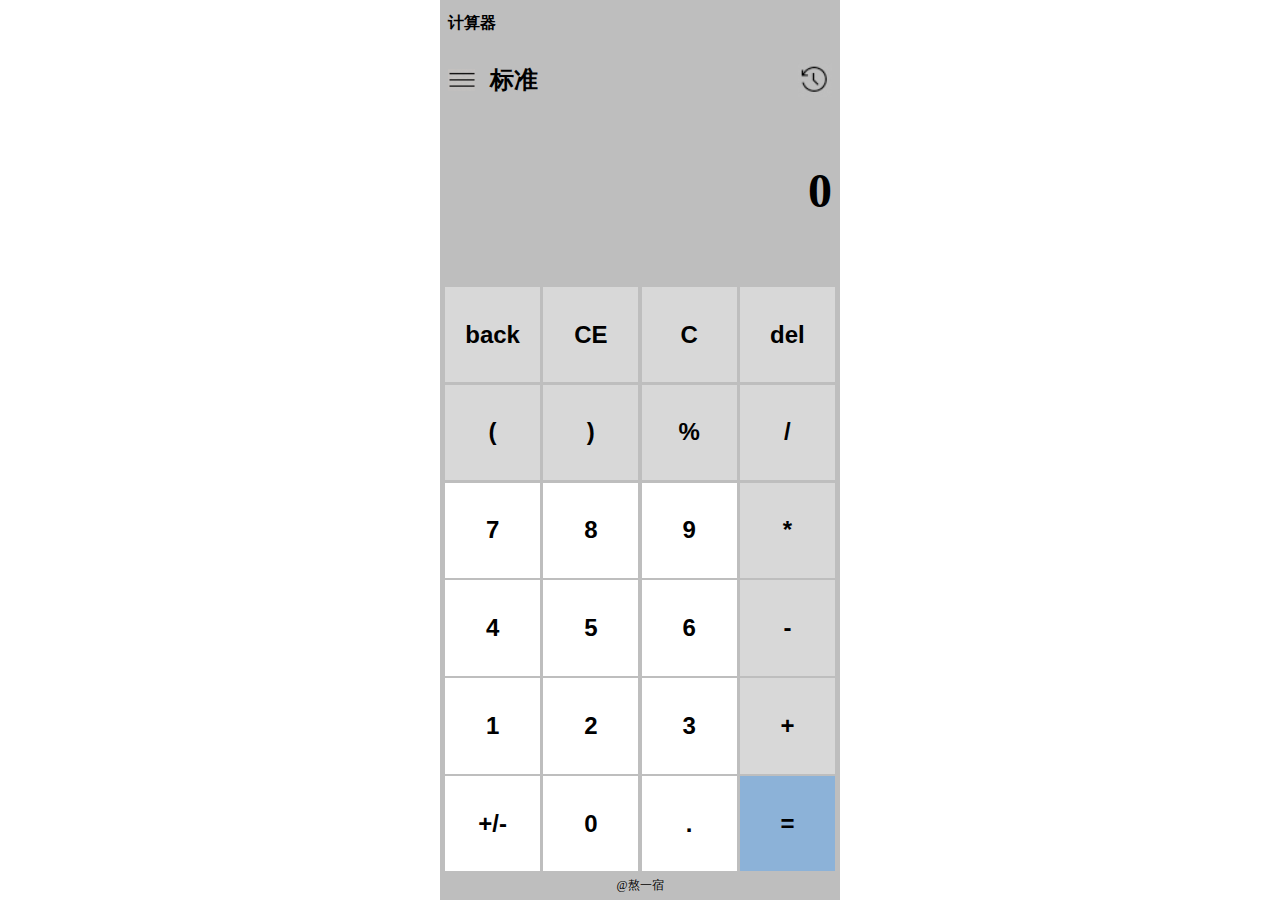
<file: index.html>
<!DOCTYPE html>
<html lang="en">

<head>
    <meta charset="UTF-8">
    <meta name="viewport" content="width=device-width, initial-scale=1.0">
    <title>windows栈式计算器</title>
    <link href="./index.css" rel="styleSheet" type="text/css">
</head>

<body>
    <div class="title">
        <span>计算器</span>
        <!-- <span class="screenFunc">
            <span class="min">一</span>
            <span class="max">口</span>
            <span class="close">X</span>
        </span> -->
    </div>
    <div class="func">
        <span class="lFunc">
            <button class="funcBtn">
            </button>
            <span class="funcName">标准</span>
        </span>
        <button class="history">

        </button>
    </div>
    <div class="show">
        <div class="showFormula"></div>
        <div class="showResult"></div>
    </div>
    <div class="btn">
        <button class="sym">back</button>
        <button class="b1">CE</button>
        <button class="b1">C</button>
        <button class="b1">del</button>
        <button class="sym">(</button>
        <button class="sym">)</button>
        <button class="sym">%</button>
        <button class="sym">/</button>
        <button class="num">7</button>
        <button class="num">8</button>
        <button class="num">9</button>
        <button class="sym">*</button>
        <button class="num">4</button>
        <button class="num">5</button>
        <button class="num">6</button>
        <button class="b1">-</button>
        <button class="num">1</button>
        <button class="num">2</button>
        <button class="num">3</button>
        <button class="sym">+</button>
        <button class="num sym">+/-</button>
        <button class="num">0</button>
        <button class="num sym">.</button>
        <button class="equ">=</button>
    </div>
    <footer>
        @熬一宿
    </footer>
</body>
<script src="./index.js"></script>

</html>
</file>
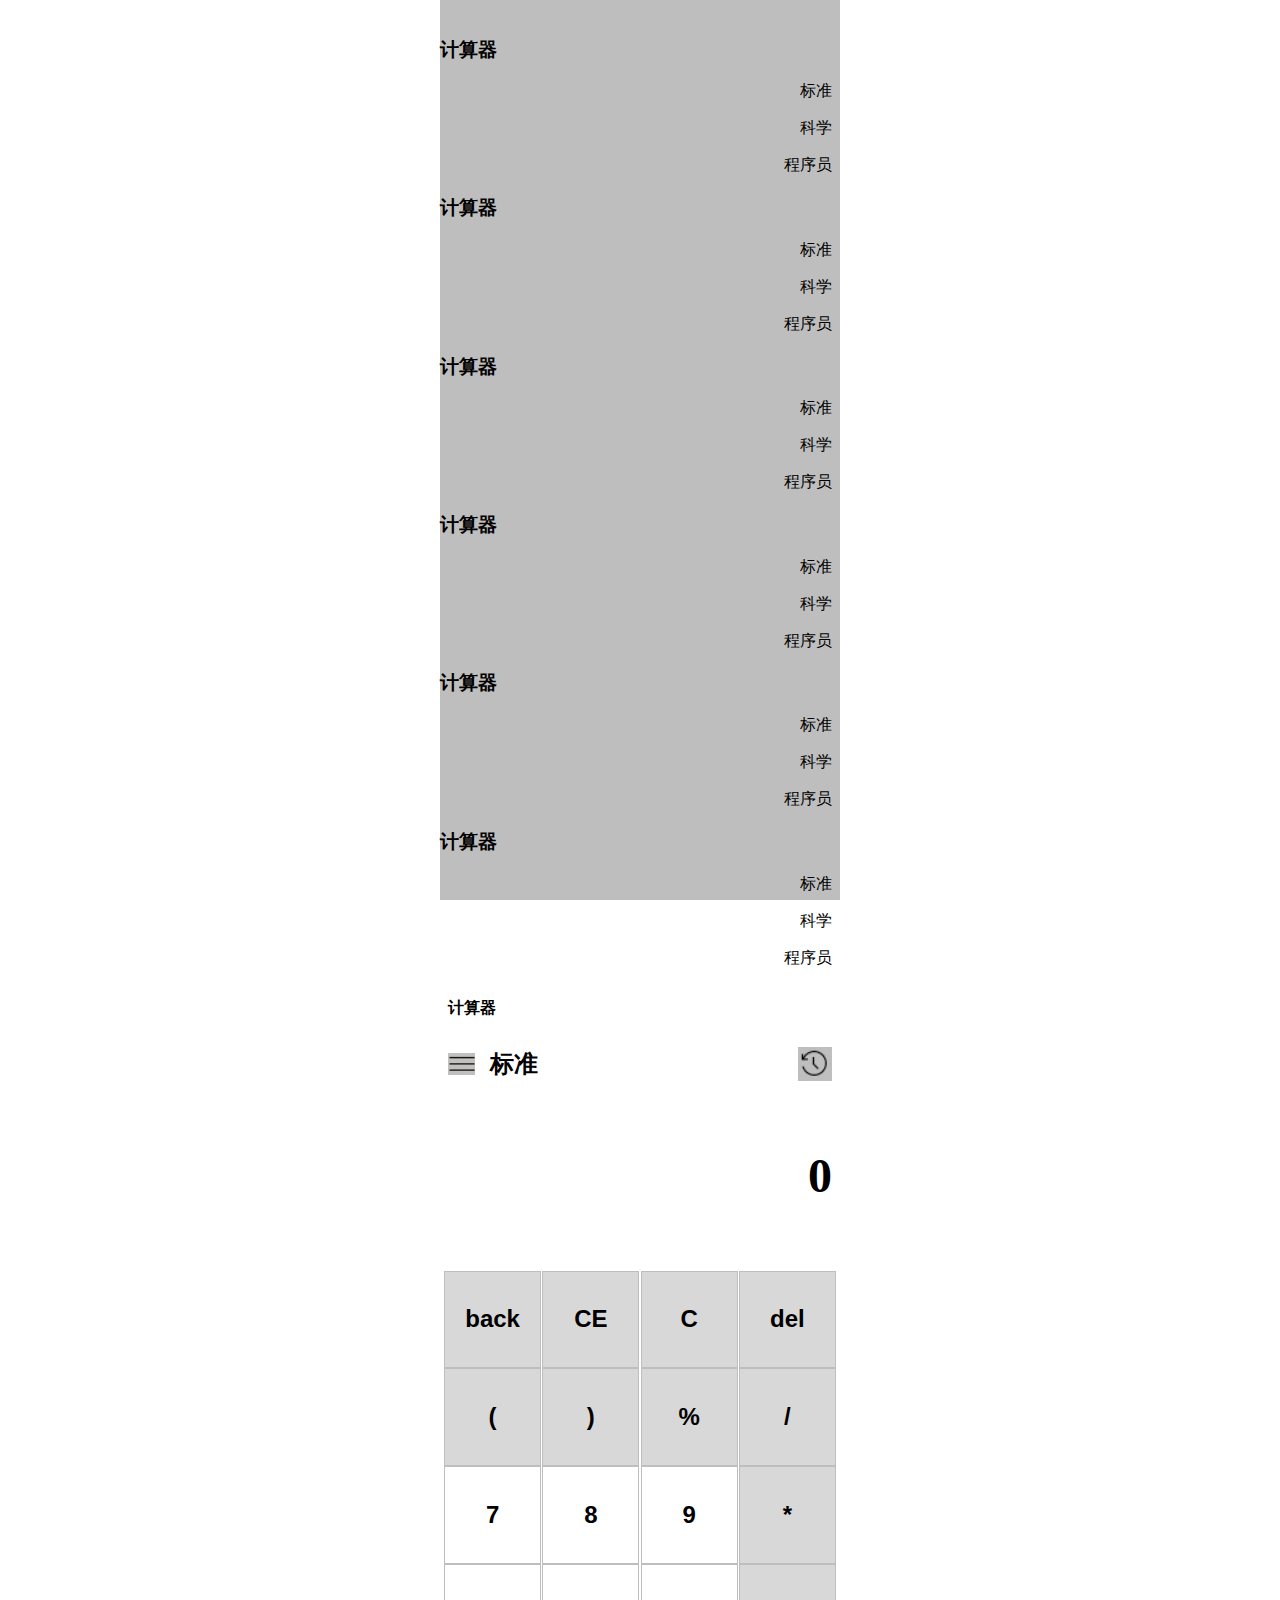
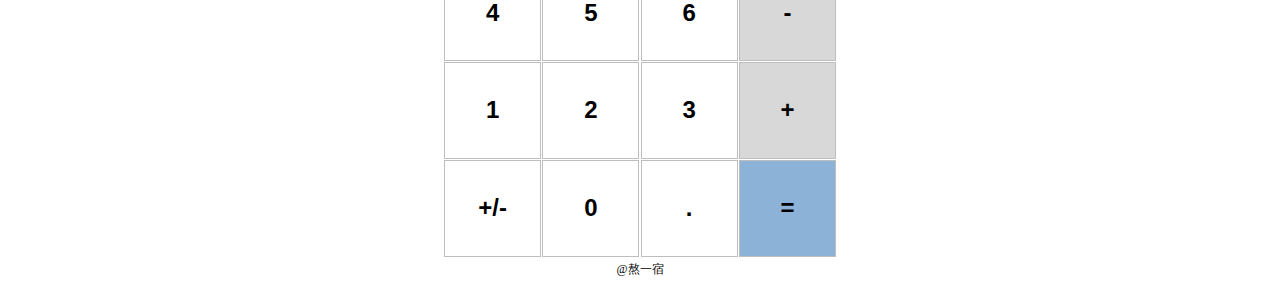
<file: codeCalc.html>
<!DOCTYPE html>
<html lang="en">

<head>
    <meta charset="UTF-8">
    <meta name="viewport" content="width=device-width, initial-scale=1.0">
    <title>windows栈式计算器</title>
    <link href="./index.css" rel="styleSheet" type="text/css">
</head>

<body>
    <div class="mask">
        <div class="historyBox">
            <div class="historyList">
            </div>
            <span class="iconfont clearBox">&#xe636;</span>
        </div>
        <div class="cates">
            <h3>计算器</h3>
            <div class="show" data-cates="0">
                <p >标准</p>
            </div>
            <div class="show " data-cates="1">
                <p >科学</p>
            </div>
            <div class="show actived" data-cates="2">
                <p >程序员</p>
            </div>
            <h3>计算器</h3>
            <div class="show" data-cates="0">
                <p >标准</p>
            </div>
            <div class="show" data-cates="1">
                <p >科学</p>
            </div>
            <div class="show" data-cates="2">
                <p >程序员</p>
            </div>
            <h3>计算器</h3>
            <div class="show" data-cates="0">
                <p >标准</p>
            </div>
            <div class="show" data-cates="1">
                <p >科学</p>
            </div>
            <div class="show" data-cates="2">
                <p >程序员</p>
            </div>
            <h3>计算器</h3>
            <div class="show" data-cates="0">
                <p >标准</p>
            </div>
            <div class="show" data-cates="1">
                <p >科学</p>
            </div>
            <div class="show" data-cates="2">
                <p >程序员</p>
            </div>
            <h3>计算器</h3>
            <div class="show" data-cates="0">
                <p >标准</p>
            </div>
            <div class="show" data-cates="1">
                <p >科学</p>
            </div>
            <div class="show" data-cates="2">
                <p >程序员</p>
            </div>
            <h3>计算器</h3>
            <div class="show" data-cates="0">
                <p >标准</p>
            </div>
            <div class="show" data-cates="1">
                <p >科学</p>
            </div>
            <div class="show" data-cates="2">
                <p >程序员</p>
            </div>
        </div>
    </div>
    <div class="title">
        <span>计算器</span>
    </div>
    <div class="func">
        <span class="lFunc">
            <span class="iconfont funcBtn">&#xe60b;</span>
            <span class="funcName">标准</span>
        </span>
        <span class="iconfont history">&#xe607;</span>
    </div>
    <div class="show">
        <div class="showFormula sF"></div>
        <div class="showResult sR"></div>
    </div>
    <div class="btn">
        <button class="sym">back</button>
        <button class="b1">CE</button>
        <button class="b1">C</button>
        <button class="b1">del</button>
        <button class="sym">(</button>
        <button class="sym">)</button>
        <button class="sym">%</button>
        <button class="sym">/</button>
        <button class="num">7</button>
        <button class="num">8</button>
        <button class="num">9</button>
        <button class="sym">*</button>
        <button class="num">4</button>
        <button class="num">5</button>
        <button class="num">6</button>
        <button class="b1">-</button>
        <button class="num">1</button>
        <button class="num">2</button>
        <button class="num">3</button>
        <button class="sym">+</button>
        <button class="num sym">+/-</button>
        <button class="num">0</button>
        <button class="num sym">.</button>
        <button class="equ">=</button>
    </div>
    <footer>
        @熬一宿
    </footer>
</body>
<script src="./index.js"></script>

</html>
</file>
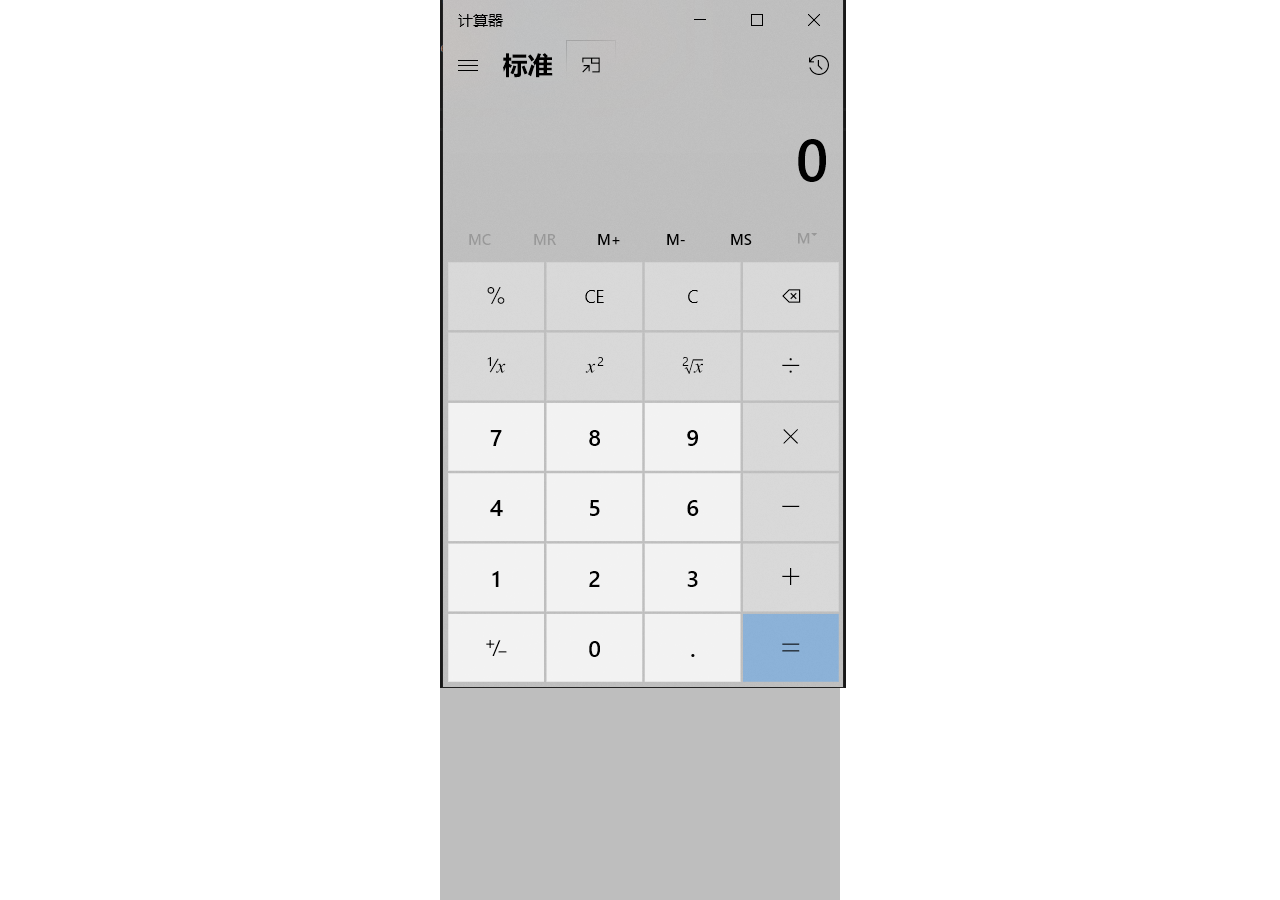
<file: index - 複製.html>
<!DOCTYPE html>
<html lang="en">
<head>
    <meta charset="UTF-8">
    <meta name="viewport" content="width=device-width, initial-scale=1.0">
    <title>windows栈式计算器</title>
    <link href="./index.css" rel="styleSheet" type="text/css">
</head>
<body>
    <img src="UI.PNG">
</body>
<script src="./index.js"></script>
</html>
</file>
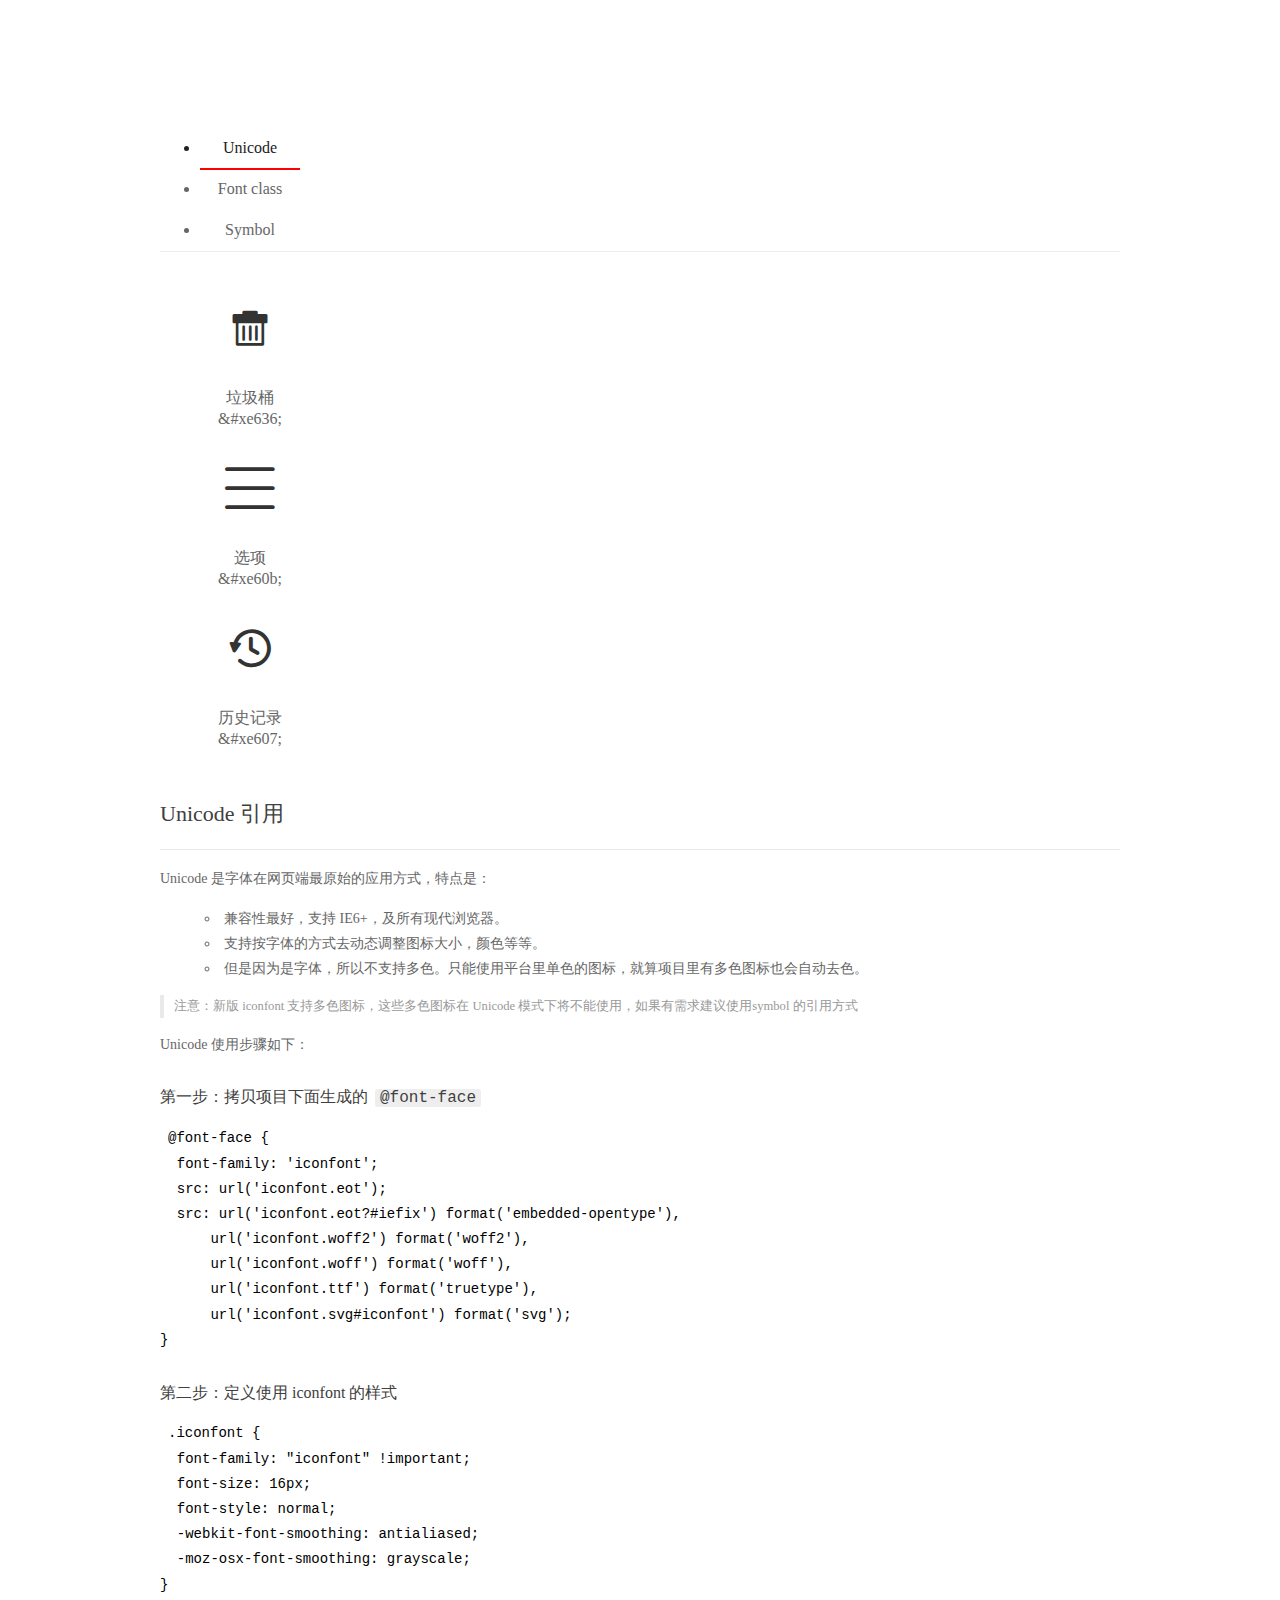
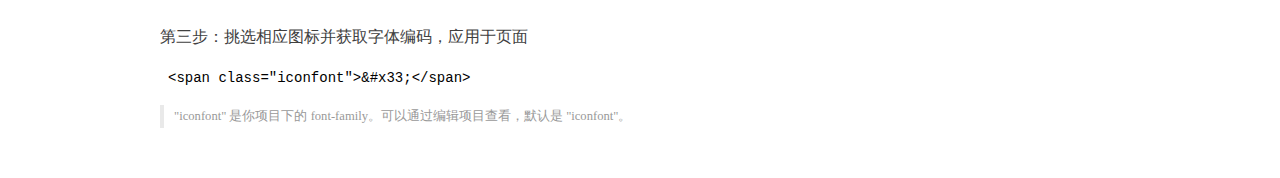
<file: font-icon/demo_index.html>
<!DOCTYPE html>
<html>
<head>
  <meta charset="utf-8"/>
  <title>IconFont Demo</title>
  <link rel="shortcut icon" href="https://img.alicdn.com/tps/i4/TB1_oz6GVXXXXaFXpXXJDFnIXXX-64-64.ico" type="image/x-icon"/>
  <link rel="stylesheet" href="https://g.alicdn.com/thx/cube/1.3.2/cube.min.css">
  <link rel="stylesheet" href="demo.css">
  <link rel="stylesheet" href="iconfont.css">
  <script src="iconfont.js"></script>
  <!-- jQuery -->
  <script src="https://a1.alicdn.com/oss/uploads/2018/12/26/7bfddb60-08e8-11e9-9b04-53e73bb6408b.js"></script>
  <!-- 代码高亮 -->
  <script src="https://a1.alicdn.com/oss/uploads/2018/12/26/a3f714d0-08e6-11e9-8a15-ebf944d7534c.js"></script>
</head>
<body>
  <div class="main">
    <h1 class="logo"><a href="https://www.iconfont.cn/" title="iconfont 首页" target="_blank">&#xe86b;</a></h1>
    <div class="nav-tabs">
      <ul id="tabs" class="dib-box">
        <li class="dib active"><span>Unicode</span></li>
        <li class="dib"><span>Font class</span></li>
        <li class="dib"><span>Symbol</span></li>
      </ul>
      
    </div>
    <div class="tab-container">
      <div class="content unicode" style="display: block;">
          <ul class="icon_lists dib-box">
          
            <li class="dib">
              <span class="icon iconfont">&#xe636;</span>
                <div class="name">垃圾桶</div>
                <div class="code-name">&amp;#xe636;</div>
              </li>
          
            <li class="dib">
              <span class="icon iconfont">&#xe60b;</span>
                <div class="name">选项</div>
                <div class="code-name">&amp;#xe60b;</div>
              </li>
          
            <li class="dib">
              <span class="icon iconfont">&#xe607;</span>
                <div class="name">历史记录</div>
                <div class="code-name">&amp;#xe607;</div>
              </li>
          
          </ul>
          <div class="article markdown">
          <h2 id="unicode-">Unicode 引用</h2>
          <hr>

          <p>Unicode 是字体在网页端最原始的应用方式，特点是：</p>
          <ul>
            <li>兼容性最好，支持 IE6+，及所有现代浏览器。</li>
            <li>支持按字体的方式去动态调整图标大小，颜色等等。</li>
            <li>但是因为是字体，所以不支持多色。只能使用平台里单色的图标，就算项目里有多色图标也会自动去色。</li>
          </ul>
          <blockquote>
            <p>注意：新版 iconfont 支持多色图标，这些多色图标在 Unicode 模式下将不能使用，如果有需求建议使用symbol 的引用方式</p>
          </blockquote>
          <p>Unicode 使用步骤如下：</p>
          <h3 id="-font-face">第一步：拷贝项目下面生成的 <code>@font-face</code></h3>
<pre><code class="language-css"
>@font-face {
  font-family: 'iconfont';
  src: url('iconfont.eot');
  src: url('iconfont.eot?#iefix') format('embedded-opentype'),
      url('iconfont.woff2') format('woff2'),
      url('iconfont.woff') format('woff'),
      url('iconfont.ttf') format('truetype'),
      url('iconfont.svg#iconfont') format('svg');
}
</code></pre>
          <h3 id="-iconfont-">第二步：定义使用 iconfont 的样式</h3>
<pre><code class="language-css"
>.iconfont {
  font-family: "iconfont" !important;
  font-size: 16px;
  font-style: normal;
  -webkit-font-smoothing: antialiased;
  -moz-osx-font-smoothing: grayscale;
}
</code></pre>
          <h3 id="-">第三步：挑选相应图标并获取字体编码，应用于页面</h3>
<pre>
<code class="language-html"
>&lt;span class="iconfont"&gt;&amp;#x33;&lt;/span&gt;
</code></pre>
          <blockquote>
            <p>"iconfont" 是你项目下的 font-family。可以通过编辑项目查看，默认是 "iconfont"。</p>
          </blockquote>
          </div>
      </div>
      <div class="content font-class">
        <ul class="icon_lists dib-box">
          
          <li class="dib">
            <span class="icon iconfont icon-lajitong"></span>
            <div class="name">
              垃圾桶
            </div>
            <div class="code-name">.icon-lajitong
            </div>
          </li>
          
          <li class="dib">
            <span class="icon iconfont icon-option"></span>
            <div class="name">
              选项
            </div>
            <div class="code-name">.icon-option
            </div>
          </li>
          
          <li class="dib">
            <span class="icon iconfont icon-lishijilu"></span>
            <div class="name">
              历史记录
            </div>
            <div class="code-name">.icon-lishijilu
            </div>
          </li>
          
        </ul>
        <div class="article markdown">
        <h2 id="font-class-">font-class 引用</h2>
        <hr>

        <p>font-class 是 Unicode 使用方式的一种变种，主要是解决 Unicode 书写不直观，语意不明确的问题。</p>
        <p>与 Unicode 使用方式相比，具有如下特点：</p>
        <ul>
          <li>兼容性良好，支持 IE8+，及所有现代浏览器。</li>
          <li>相比于 Unicode 语意明确，书写更直观。可以很容易分辨这个 icon 是什么。</li>
          <li>因为使用 class 来定义图标，所以当要替换图标时，只需要修改 class 里面的 Unicode 引用。</li>
          <li>不过因为本质上还是使用的字体，所以多色图标还是不支持的。</li>
        </ul>
        <p>使用步骤如下：</p>
        <h3 id="-fontclass-">第一步：引入项目下面生成的 fontclass 代码：</h3>
<pre><code class="language-html">&lt;link rel="stylesheet" href="./iconfont.css"&gt;
</code></pre>
        <h3 id="-">第二步：挑选相应图标并获取类名，应用于页面：</h3>
<pre><code class="language-html">&lt;span class="iconfont icon-xxx"&gt;&lt;/span&gt;
</code></pre>
        <blockquote>
          <p>"
            iconfont" 是你项目下的 font-family。可以通过编辑项目查看，默认是 "iconfont"。</p>
        </blockquote>
      </div>
      </div>
      <div class="content symbol">
          <ul class="icon_lists dib-box">
          
            <li class="dib">
                <svg class="icon svg-icon" aria-hidden="true">
                  <use xlink:href="#icon-lajitong"></use>
                </svg>
                <div class="name">垃圾桶</div>
                <div class="code-name">#icon-lajitong</div>
            </li>
          
            <li class="dib">
                <svg class="icon svg-icon" aria-hidden="true">
                  <use xlink:href="#icon-option"></use>
                </svg>
                <div class="name">选项</div>
                <div class="code-name">#icon-option</div>
            </li>
          
            <li class="dib">
                <svg class="icon svg-icon" aria-hidden="true">
                  <use xlink:href="#icon-lishijilu"></use>
                </svg>
                <div class="name">历史记录</div>
                <div class="code-name">#icon-lishijilu</div>
            </li>
          
          </ul>
          <div class="article markdown">
          <h2 id="symbol-">Symbol 引用</h2>
          <hr>

          <p>这是一种全新的使用方式，应该说这才是未来的主流，也是平台目前推荐的用法。相关介绍可以参考这篇<a href="">文章</a>
            这种用法其实是做了一个 SVG 的集合，与另外两种相比具有如下特点：</p>
          <ul>
            <li>支持多色图标了，不再受单色限制。</li>
            <li>通过一些技巧，支持像字体那样，通过 <code>font-size</code>, <code>color</code> 来调整样式。</li>
            <li>兼容性较差，支持 IE9+，及现代浏览器。</li>
            <li>浏览器渲染 SVG 的性能一般，还不如 png。</li>
          </ul>
          <p>使用步骤如下：</p>
          <h3 id="-symbol-">第一步：引入项目下面生成的 symbol 代码：</h3>
<pre><code class="language-html">&lt;script src="./iconfont.js"&gt;&lt;/script&gt;
</code></pre>
          <h3 id="-css-">第二步：加入通用 CSS 代码（引入一次就行）：</h3>
<pre><code class="language-html">&lt;style&gt;
.icon {
  width: 1em;
  height: 1em;
  vertical-align: -0.15em;
  fill: currentColor;
  overflow: hidden;
}
&lt;/style&gt;
</code></pre>
          <h3 id="-">第三步：挑选相应图标并获取类名，应用于页面：</h3>
<pre><code class="language-html">&lt;svg class="icon" aria-hidden="true"&gt;
  &lt;use xlink:href="#icon-xxx"&gt;&lt;/use&gt;
&lt;/svg&gt;
</code></pre>
          </div>
      </div>

    </div>
  </div>
  <script>
  $(document).ready(function () {
      $('.tab-container .content:first').show()

      $('#tabs li').click(function (e) {
        var tabContent = $('.tab-container .content')
        var index = $(this).index()

        if ($(this).hasClass('active')) {
          return
        } else {
          $('#tabs li').removeClass('active')
          $(this).addClass('active')

          tabContent.hide().eq(index).fadeIn()
        }
      })
    })
  </script>
</body>
</html>
</file>
<file: index.css>
body {
  max-width: 400px;
  height: 100vh;
  margin: 0 auto;
  background-color: #BEBEBE;
}
html {
  background-color: white;
}
@media screen and (max-width: 400px) {
  body {
    width: 100%;
  }
}
button {
  border: 0;
}
.title {
  height: 5.2173913%;
  padding: 0% 2%;
  display: flex;
  justify-content: space-between;
  align-items: center;
  font-weight: bold;
}
.title .screenFunc {
  display: flex;
  justify-content: space-between;
  width: 30%;
}
.func {
  height: 7.24637681%;
  padding: 0% 2%;
  display: flex;
  justify-content: space-between;
  align-items: center;
}
.func .lFunc {
  display: flex;
  align-items: center;
  height: 100%;
  width: 40%;
}
.func .lFunc .funcBtn {
  height: 22px;
  width: 27px;
  background: url(calcSelect.PNG);
  margin-right: 10%;
}
.func .lFunc .funcName {
  font-weight: bold;
  font-size: 1.5em;
}
.func .history {
  background: url(history.PNG);
  height: 34px;
  width: 34px;
}
.show {
  height: 18.84057971%;
  padding: 0% 2%;
  text-align: right;
}
.show .showFormula {
  height: 30%;
}
.show .showResult {
  height: 70%;
  font-size: 3em;
  font-weight: bold;
}
.btn {
  height: 65.2173913%;
  padding: 1% 1%;
  display: flex;
  justify-content: space-between;
  flex-wrap: wrap;
  align-items: center;
}
.btn button {
  background-color: #D8D8D8;
  height: 16.6%;
  border: 0.5px solid #BEBEBE;
  width: 24.8%;
  font-size: 1.5em;
  font-weight: bold;
}
.btn button :hover {
  background-color: #6b6b6b;
}
.btn .num {
  background-color: white;
}
.btn .equ {
  background-color: #8CB2D8;
}
.btn-click {
  background-color: #BEBEBE !important;
}
footer {
  height: 2.89855072%;
  font-size: 12px;
  text-align: center;
}
</file>
<file: font-icon/demo.css>
/* Logo 字体 */
@font-face {
  font-family: "iconfont logo";
  src: url('https://at.alicdn.com/t/font_985780_km7mi63cihi.eot?t=1545807318834');
  src: url('https://at.alicdn.com/t/font_985780_km7mi63cihi.eot?t=1545807318834#iefix') format('embedded-opentype'),
    url('https://at.alicdn.com/t/font_985780_km7mi63cihi.woff?t=1545807318834') format('woff'),
    url('https://at.alicdn.com/t/font_985780_km7mi63cihi.ttf?t=1545807318834') format('truetype'),
    url('https://at.alicdn.com/t/font_985780_km7mi63cihi.svg?t=1545807318834#iconfont') format('svg');
}

.logo {
  font-family: "iconfont logo";
  font-size: 160px;
  font-style: normal;
  -webkit-font-smoothing: antialiased;
  -moz-osx-font-smoothing: grayscale;
}

/* tabs */
.nav-tabs {
  position: relative;
}

.nav-tabs .nav-more {
  position: absolute;
  right: 0;
  bottom: 0;
  height: 42px;
  line-height: 42px;
  color: #666;
}

#tabs {
  border-bottom: 1px solid #eee;
}

#tabs li {
  cursor: pointer;
  width: 100px;
  height: 40px;
  line-height: 40px;
  text-align: center;
  font-size: 16px;
  border-bottom: 2px solid transparent;
  position: relative;
  z-index: 1;
  margin-bottom: -1px;
  color: #666;
}


#tabs .active {
  border-bottom-color: #f00;
  color: #222;
}

.tab-container .content {
  display: none;
}

/* 页面布局 */
.main {
  padding: 30px 100px;
  width: 960px;
  margin: 0 auto;
}

.main .logo {
  color: #333;
  text-align: left;
  margin-bottom: 30px;
  line-height: 1;
  height: 110px;
  margin-top: -50px;
  overflow: hidden;
  *zoom: 1;
}

.main .logo a {
  font-size: 160px;
  color: #333;
}

.helps {
  margin-top: 40px;
}

.helps pre {
  padding: 20px;
  margin: 10px 0;
  border: solid 1px #e7e1cd;
  background-color: #fffdef;
  overflow: auto;
}

.icon_lists {
  width: 100% !important;
  overflow: hidden;
  *zoom: 1;
}

.icon_lists li {
  width: 100px;
  margin-bottom: 10px;
  margin-right: 20px;
  text-align: center;
  list-style: none !important;
  cursor: default;
}

.icon_lists li .code-name {
  line-height: 1.2;
}

.icon_lists .icon {
  display: block;
  height: 100px;
  line-height: 100px;
  font-size: 42px;
  margin: 10px auto;
  color: #333;
  -webkit-transition: font-size 0.25s linear, width 0.25s linear;
  -moz-transition: font-size 0.25s linear, width 0.25s linear;
  transition: font-size 0.25s linear, width 0.25s linear;
}

.icon_lists .icon:hover {
  font-size: 100px;
}

.icon_lists .svg-icon {
  /* 通过设置 font-size 来改变图标大小 */
  width: 1em;
  /* 图标和文字相邻时，垂直对齐 */
  vertical-align: -0.15em;
  /* 通过设置 color 来改变 SVG 的颜色/fill */
  fill: currentColor;
  /* path 和 stroke 溢出 viewBox 部分在 IE 下会显示
      normalize.css 中也包含这行 */
  overflow: hidden;
}

.icon_lists li .name,
.icon_lists li .code-name {
  color: #666;
}

/* markdown 样式 */
.markdown {
  color: #666;
  font-size: 14px;
  line-height: 1.8;
}

.highlight {
  line-height: 1.5;
}

.markdown img {
  vertical-align: middle;
  max-width: 100%;
}

.markdown h1 {
  color: #404040;
  font-weight: 500;
  line-height: 40px;
  margin-bottom: 24px;
}

.markdown h2,
.markdown h3,
.markdown h4,
.markdown h5,
.markdown h6 {
  color: #404040;
  margin: 1.6em 0 0.6em 0;
  font-weight: 500;
  clear: both;
}

.markdown h1 {
  font-size: 28px;
}

.markdown h2 {
  font-size: 22px;
}

.markdown h3 {
  font-size: 16px;
}

.markdown h4 {
  font-size: 14px;
}

.markdown h5 {
  font-size: 12px;
}

.markdown h6 {
  font-size: 12px;
}

.markdown hr {
  height: 1px;
  border: 0;
  background: #e9e9e9;
  margin: 16px 0;
  clear: both;
}

.markdown p {
  margin: 1em 0;
}

.markdown>p,
.markdown>blockquote,
.markdown>.highlight,
.markdown>ol,
.markdown>ul {
  width: 80%;
}

.markdown ul>li {
  list-style: circle;
}

.markdown>ul li,
.markdown blockquote ul>li {
  margin-left: 20px;
  padding-left: 4px;
}

.markdown>ul li p,
.markdown>ol li p {
  margin: 0.6em 0;
}

.markdown ol>li {
  list-style: decimal;
}

.markdown>ol li,
.markdown blockquote ol>li {
  margin-left: 20px;
  padding-left: 4px;
}

.markdown code {
  margin: 0 3px;
  padding: 0 5px;
  background: #eee;
  border-radius: 3px;
}

.markdown strong,
.markdown b {
  font-weight: 600;
}

.markdown>table {
  border-collapse: collapse;
  border-spacing: 0px;
  empty-cells: show;
  border: 1px solid #e9e9e9;
  width: 95%;
  margin-bottom: 24px;
}

.markdown>table th {
  white-space: nowrap;
  color: #333;
  font-weight: 600;
}

.markdown>table th,
.markdown>table td {
  border: 1px solid #e9e9e9;
  padding: 8px 16px;
  text-align: left;
}

.markdown>table th {
  background: #F7F7F7;
}

.markdown blockquote {
  font-size: 90%;
  color: #999;
  border-left: 4px solid #e9e9e9;
  padding-left: 0.8em;
  margin: 1em 0;
}

.markdown blockquote p {
  margin: 0;
}

.markdown .anchor {
  opacity: 0;
  transition: opacity 0.3s ease;
  margin-left: 8px;
}

.markdown .waiting {
  color: #ccc;
}

.markdown h1:hover .anchor,
.markdown h2:hover .anchor,
.markdown h3:hover .anchor,
.markdown h4:hover .anchor,
.markdown h5:hover .anchor,
.markdown h6:hover .anchor {
  opacity: 1;
  display: inline-block;
}

.markdown>br,
.markdown>p>br {
  clear: both;
}


.hljs {
  display: block;
  background: white;
  padding: 0.5em;
  color: #333333;
  overflow-x: auto;
}

.hljs-comment,
.hljs-meta {
  color: #969896;
}

.hljs-string,
.hljs-variable,
.hljs-template-variable,
.hljs-strong,
.hljs-emphasis,
.hljs-quote {
  color: #df5000;
}

.hljs-keyword,
.hljs-selector-tag,
.hljs-type {
  color: #a71d5d;
}

.hljs-literal,
.hljs-symbol,
.hljs-bullet,
.hljs-attribute {
  color: #0086b3;
}

.hljs-section,
.hljs-name {
  color: #63a35c;
}

.hljs-tag {
  color: #333333;
}

.hljs-title,
.hljs-attr,
.hljs-selector-id,
.hljs-selector-class,
.hljs-selector-attr,
.hljs-selector-pseudo {
  color: #795da3;
}

.hljs-addition {
  color: #55a532;
  background-color: #eaffea;
}

.hljs-deletion {
  color: #bd2c00;
  background-color: #ffecec;
}

.hljs-link {
  text-decoration: underline;
}

/* 代码高亮 */
/* PrismJS 1.15.0
https://prismjs.com/download.html#themes=prism&languages=markup+css+clike+javascript */
/**
 * prism.js default theme for JavaScript, CSS and HTML
 * Based on dabblet (http://dabblet.com)
 * @author Lea Verou
 */
code[class*="language-"],
pre[class*="language-"] {
  color: black;
  background: none;
  text-shadow: 0 1px white;
  font-family: Consolas, Monaco, 'Andale Mono', 'Ubuntu Mono', monospace;
  text-align: left;
  white-space: pre;
  word-spacing: normal;
  word-break: normal;
  word-wrap: normal;
  line-height: 1.5;

  -moz-tab-size: 4;
  -o-tab-size: 4;
  tab-size: 4;

  -webkit-hyphens: none;
  -moz-hyphens: none;
  -ms-hyphens: none;
  hyphens: none;
}

pre[class*="language-"]::-moz-selection,
pre[class*="language-"] ::-moz-selection,
code[class*="language-"]::-moz-selection,
code[class*="language-"] ::-moz-selection {
  text-shadow: none;
  background: #b3d4fc;
}

pre[class*="language-"]::selection,
pre[class*="language-"] ::selection,
code[class*="language-"]::selection,
code[class*="language-"] ::selection {
  text-shadow: none;
  background: #b3d4fc;
}

@media print {

  code[class*="language-"],
  pre[class*="language-"] {
    text-shadow: none;
  }
}

/* Code blocks */
pre[class*="language-"] {
  padding: 1em;
  margin: .5em 0;
  overflow: auto;
}

:not(pre)>code[class*="language-"],
pre[class*="language-"] {
  background: #f5f2f0;
}

/* Inline code */
:not(pre)>code[class*="language-"] {
  padding: .1em;
  border-radius: .3em;
  white-space: normal;
}

.token.comment,
.token.prolog,
.token.doctype,
.token.cdata {
  color: slategray;
}

.token.punctuation {
  color: #999;
}

.namespace {
  opacity: .7;
}

.token.property,
.token.tag,
.token.boolean,
.token.number,
.token.constant,
.token.symbol,
.token.deleted {
  color: #905;
}

.token.selector,
.token.attr-name,
.token.string,
.token.char,
.token.builtin,
.token.inserted {
  color: #690;
}

.token.operator,
.token.entity,
.token.url,
.language-css .token.string,
.style .token.string {
  color: #9a6e3a;
  background: hsla(0, 0%, 100%, .5);
}

.token.atrule,
.token.attr-value,
.token.keyword {
  color: #07a;
}

.token.function,
.token.class-name {
  color: #DD4A68;
}

.token.regex,
.token.important,
.token.variable {
  color: #e90;
}

.token.important,
.token.bold {
  font-weight: bold;
}

.token.italic {
  font-style: italic;
}

.token.entity {
  cursor: help;
}
</file>
<file: font-icon/iconfont.css>
@font-face {font-family: "iconfont";
  src: url('iconfont.eot?t=1609663942703'); /* IE9 */
  src: url('iconfont.eot?t=1609663942703#iefix') format('embedded-opentype'), /* IE6-IE8 */
  url('[data-uri]') format('woff2'),
  url('iconfont.woff?t=1609663942703') format('woff'),
  url('iconfont.ttf?t=1609663942703') format('truetype'), /* chrome, firefox, opera, Safari, Android, iOS 4.2+ */
  url('iconfont.svg?t=1609663942703#iconfont') format('svg'); /* iOS 4.1- */
}

.iconfont {
  font-family: "iconfont" !important;
  font-size: 16px;
  font-style: normal;
  -webkit-font-smoothing: antialiased;
  -moz-osx-font-smoothing: grayscale;
}

.icon-lajitong:before {
  content: "\e636";
}

.icon-option:before {
  content: "\e60b";
}

.icon-lishijilu:before {
  content: "\e607";
}
</file>
